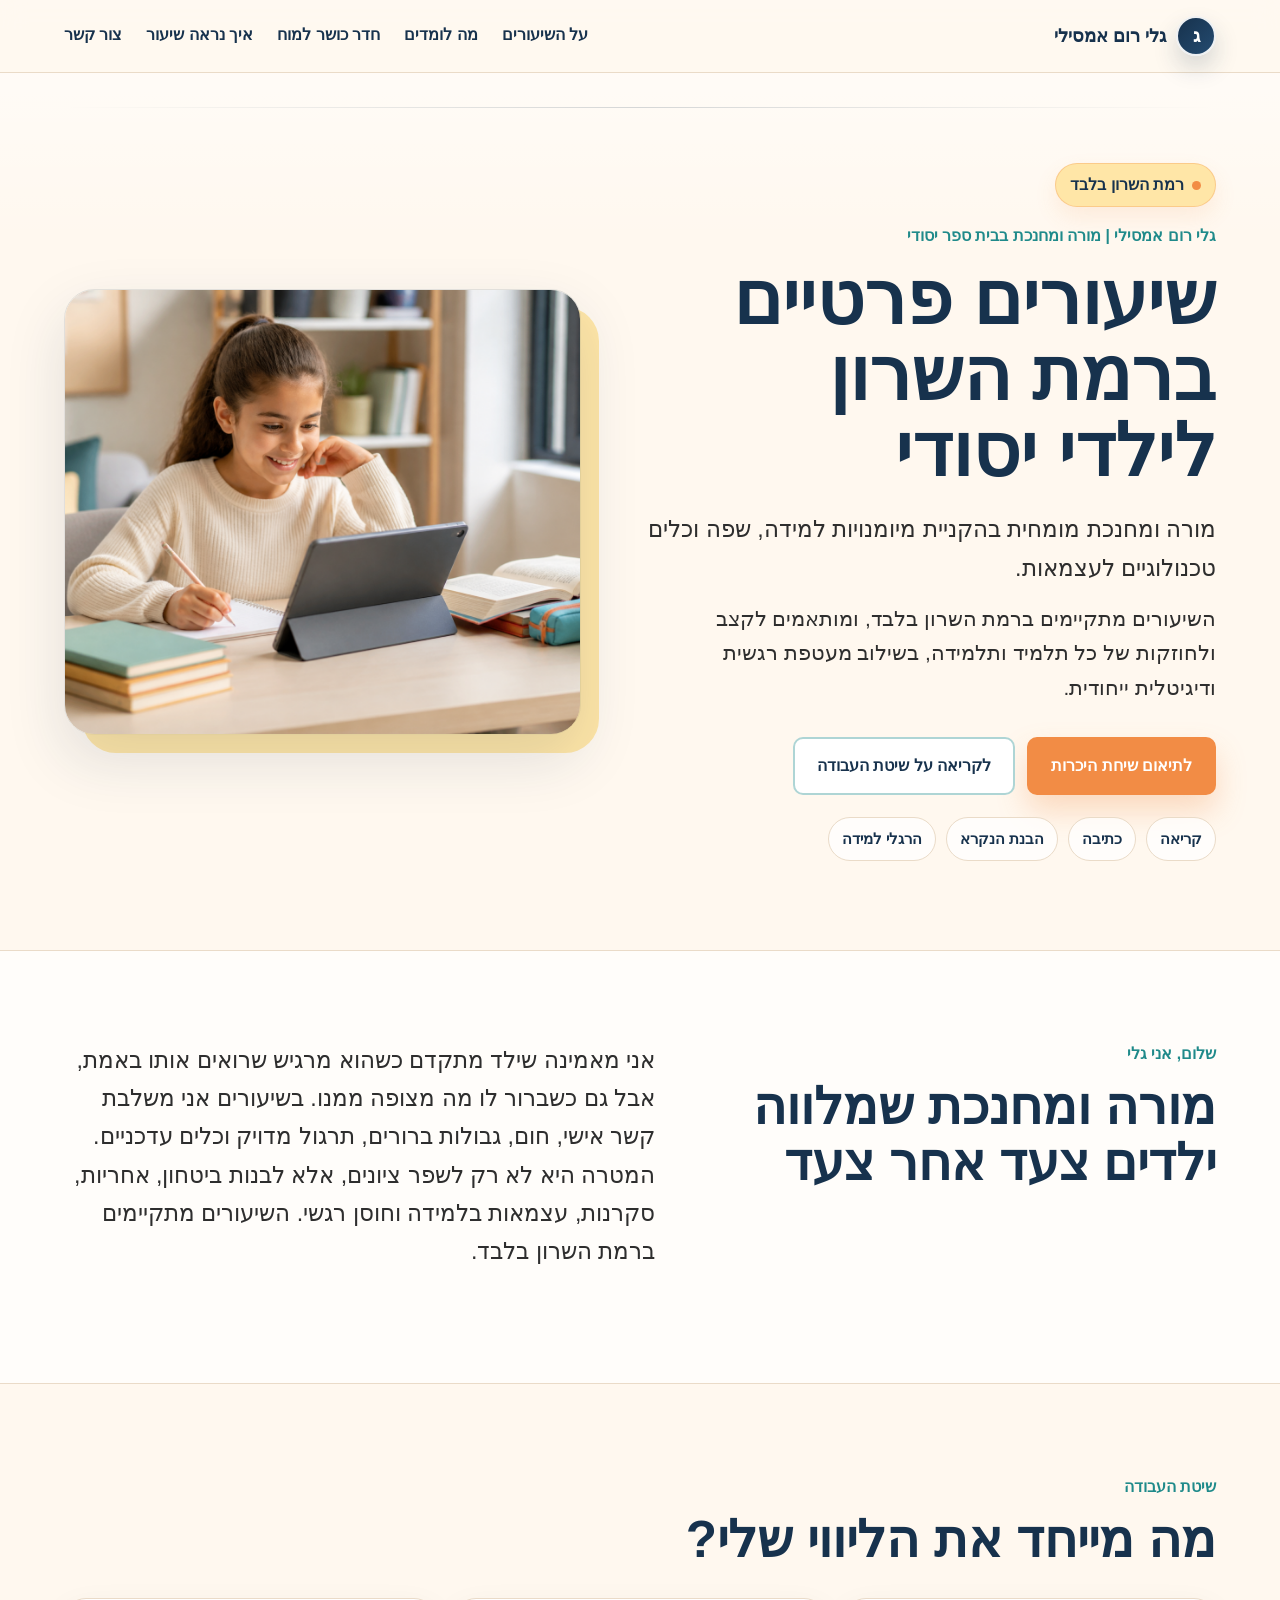
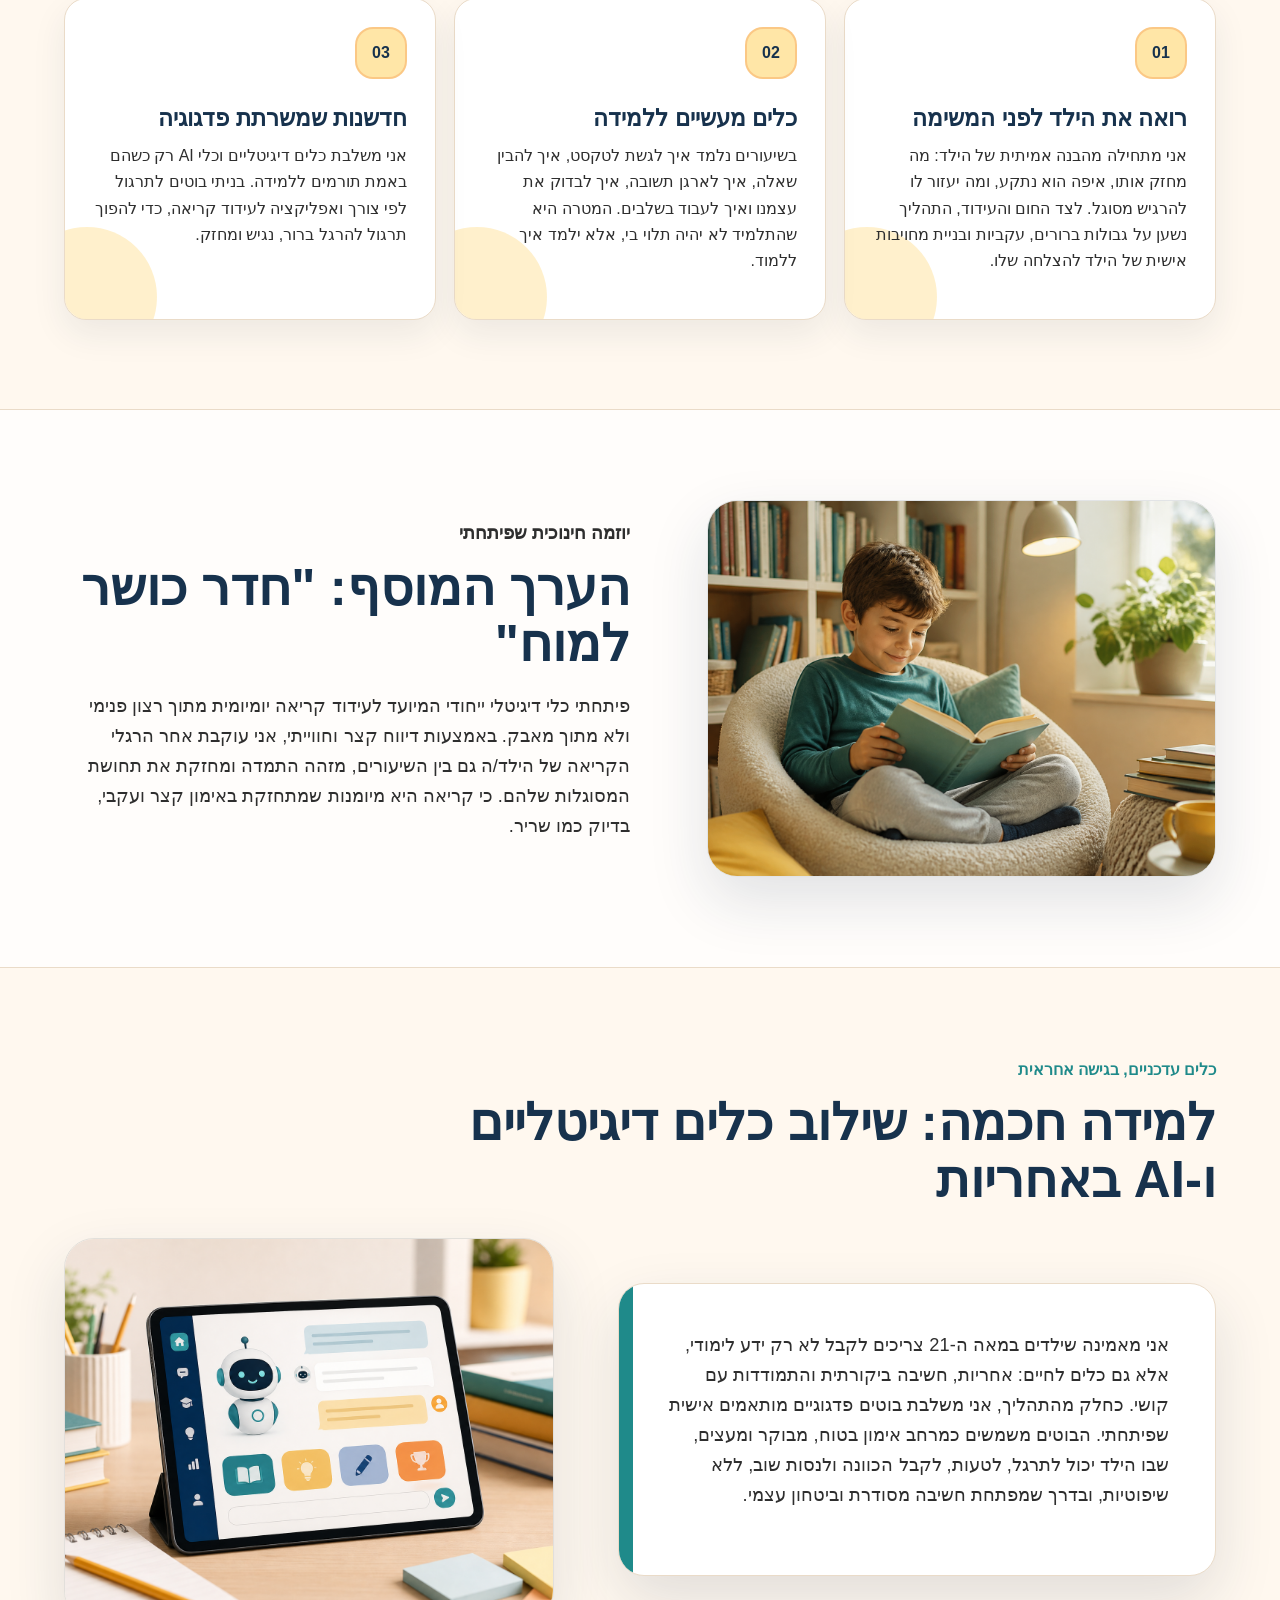
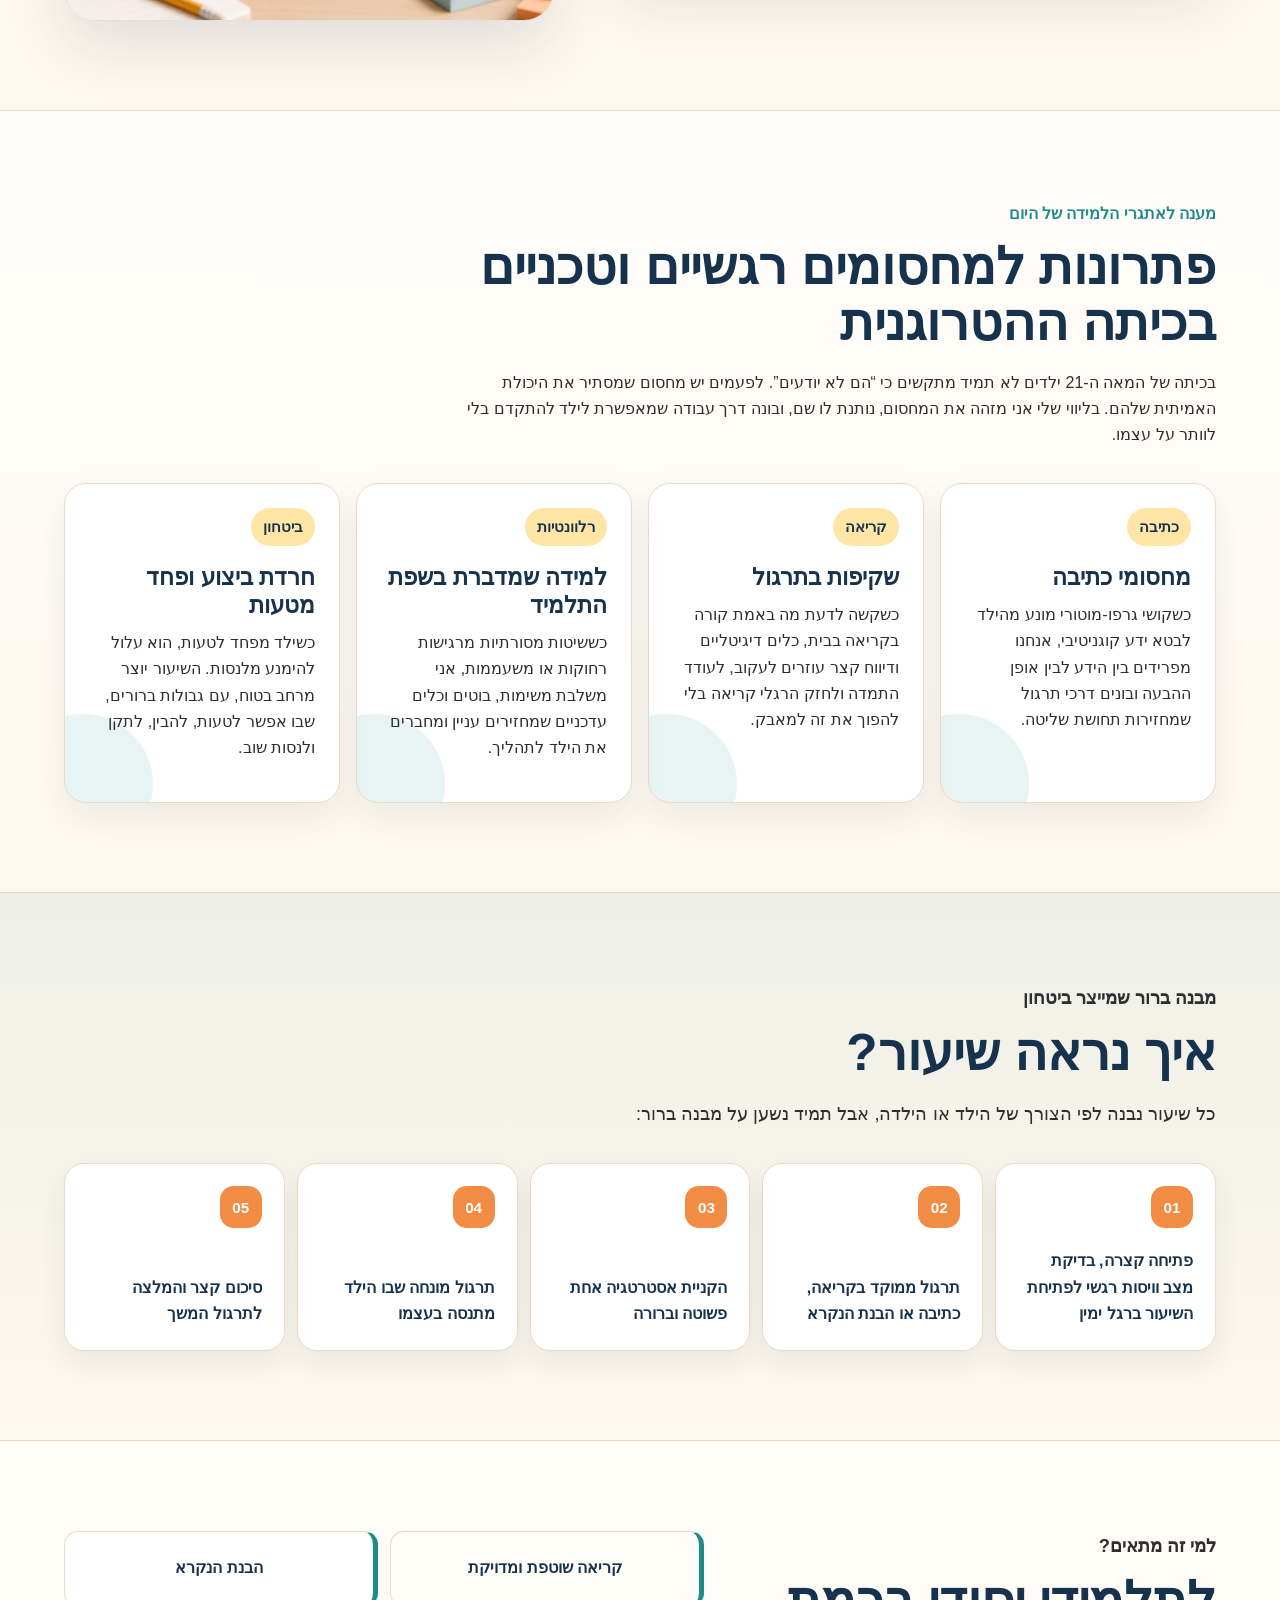
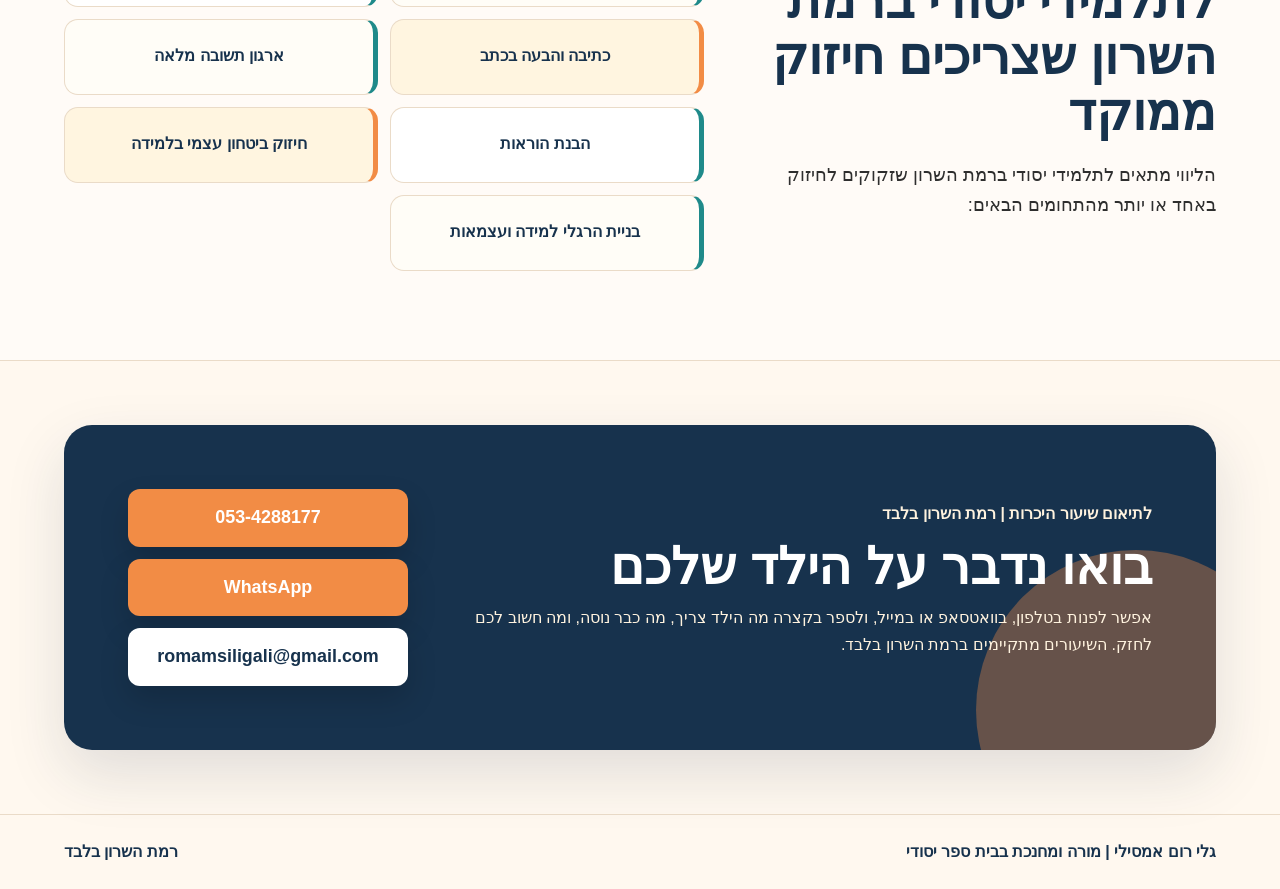
<file: index.html>
<!doctype html>
<html lang="he" dir="rtl">
  <head>
    <meta charset="utf-8" />
    <meta name="viewport" content="width=device-width, initial-scale=1" />
    <title>גלי רום אמסילי | שיעורים פרטיים והוראה מותאמת ברמת השרון</title>
    <meta
      name="description"
      content="מורה ומחנכת מומחית ברמת השרון. שיעורים פרטיים חווייתיים לילדי יסודי בשילוב מיומנויות למידה, מעטפת רגשית וכלים דיגיטליים מתקדמים."
    />
    <meta
      name="keywords"
      content="מורה פרטית ברמת השרון, שיעורים פרטיים יסודי, הוראה מותאמת רמת השרון, הבנת הנקרא, אסטרטגיות למידה"
    />
    <link rel="canonical" href="https://romamsiligali.github.io/gali-rom-amsili/" />
    <meta name="robots" content="index, follow" />
    <meta property="og:locale" content="he_IL" />
    <meta property="og:type" content="website" />
    <meta property="og:title" content="גלי רום אמסילי | שיעורים פרטיים והוראה מותאמת ברמת השרון" />
    <meta
      property="og:description"
      content="מורה ומחנכת מומחית ברמת השרון. שיעורים פרטיים חווייתיים לילדי יסודי בשילוב מיומנויות למידה, מעטפת רגשית וכלים דיגיטליים מתקדמים."
    />
    <meta property="og:url" content="https://romamsiligali.github.io/gali-rom-amsili/" />
    <meta
      property="og:image"
      content="https://romamsiligali.github.io/gali-rom-amsili/assets/hero-student-learning.png"
    />
    <meta name="twitter:card" content="summary_large_image" />
    <meta name="twitter:title" content="גלי רום אמסילי | שיעורים פרטיים והוראה מותאמת ברמת השרון" />
    <meta
      name="twitter:description"
      content="מורה ומחנכת מומחית ברמת השרון. שיעורים פרטיים חווייתיים לילדי יסודי בשילוב מיומנויות למידה, מעטפת רגשית וכלים דיגיטליים מתקדמים."
    />
    <meta
      name="twitter:image"
      content="https://romamsiligali.github.io/gali-rom-amsili/assets/hero-student-learning.png"
    />
    <link rel="stylesheet" href="styles.css" />
  </head>
  <body>
    <header class="site-header">
      <a class="brand" href="#home" aria-label="גלי, מעבר לראש העמוד">
        <span class="brand-mark">ג</span>
        <span>גלי רום אמסילי</span>
      </a>
      <button class="menu-button" type="button" aria-label="פתיחת תפריט" aria-expanded="false">
        <span></span>
        <span></span>
        <span></span>
      </button>
      <nav class="site-nav" aria-label="ניווט ראשי">
        <a href="#about">על השיעורים</a>
        <a href="#method">מה לומדים</a>
        <a href="#brain-gym">חדר כושר למוח</a>
        <a href="#lesson">איך נראה שיעור</a>
        <a href="#contact">צור קשר</a>
      </nav>
    </header>

    <main id="home">
      <section class="hero">
        <div class="hero-content">
          <p class="location-badge">רמת השרון בלבד</p>
          <p class="eyebrow">גלי רום אמסילי | מורה ומחנכת בבית ספר יסודי</p>
          <h1>שיעורים פרטיים ברמת השרון לילדי יסודי</h1>
          <p class="lead">
            מורה ומחנכת מומחית בהקניית מיומנויות למידה, שפה וכלים
            טכנולוגיים לעצמאות.
          </p>
          <p class="lead lead-secondary">
            השיעורים מתקיימים ברמת השרון בלבד, ומותאמים לקצב ולחוזקות של כל
            תלמיד ותלמידה, בשילוב מעטפת רגשית ודיגיטלית ייחודית.
          </p>
          <div class="hero-actions">
            <a class="button primary" href="#contact">לתיאום שיחת היכרות</a>
            <a class="button secondary" href="#method">לקריאה על שיטת העבודה</a>
          </div>
          <div class="hero-tags" aria-label="תחומי חיזוק">
            <span>קריאה</span>
            <span>כתיבה</span>
            <span>הבנת הנקרא</span>
            <span>הרגלי למידה</span>
          </div>
        </div>
        <figure class="hero-media">
          <img
            src="assets/hero-student-learning.png"
            alt="תלמידת יסודי לומדת עם טאבלט וספרים בסביבת למידה נעימה"
          />
        </figure>
      </section>

      <section id="about" class="section intro-section">
        <div class="section-heading">
          <p class="eyebrow">שלום, אני גלי</p>
          <h2>מורה ומחנכת שמלווה ילדים צעד אחר צעד</h2>
        </div>
        <p>
          אני מאמינה שילד מתקדם כשהוא מרגיש שרואים אותו באמת, אבל גם כשברור לו
          מה מצופה ממנו. בשיעורים אני משלבת קשר אישי, חום, גבולות ברורים, תרגול
          מדויק וכלים עדכניים. המטרה היא לא רק לשפר ציונים, אלא לבנות ביטחון,
          אחריות, סקרנות, עצמאות בלמידה וחוסן רגשי. השיעורים מתקיימים ברמת השרון בלבד.
        </p>
      </section>

      <section id="method" class="section">
        <div class="section-heading">
          <p class="eyebrow">שיטת העבודה</p>
          <h2>מה מייחד את הליווי שלי?</h2>
        </div>
        <div class="feature-grid">
          <article class="feature-card">
            <span class="feature-icon">01</span>
            <h3>רואה את הילד לפני המשימה</h3>
            <p>
              אני מתחילה מהבנה אמיתית של הילד: מה מחזק אותו, איפה הוא נתקע, ומה
              יעזור לו להרגיש מסוגל. לצד החום והעידוד, התהליך נשען על גבולות
              ברורים, עקביות ובניית מחויבות אישית של הילד להצלחה שלו.
            </p>
          </article>
          <article class="feature-card">
            <span class="feature-icon">02</span>
            <h3>כלים מעשיים ללמידה</h3>
            <p>
              בשיעורים נלמד איך לגשת לטקסט, איך להבין שאלה, איך לארגן תשובה, איך
              לבדוק את עצמנו ואיך לעבוד בשלבים. המטרה היא שהתלמיד לא יהיה תלוי בי,
              אלא ילמד איך ללמוד.
            </p>
          </article>
          <article class="feature-card">
            <span class="feature-icon">03</span>
            <h3>חדשנות שמשרתת פדגוגיה</h3>
            <p>
              אני משלבת כלים דיגיטליים וכלי AI רק כשהם באמת תורמים ללמידה. בניתי
              בוטים לתרגול לפי צורך ואפליקציה לעידוד קריאה, כדי להפוך תרגול להרגל
              ברור, נגיש ומחזק.
            </p>
          </article>
        </div>
      </section>

      <section id="brain-gym" class="section story-section">
        <figure class="story-media">
          <img
            src="assets/brain-gym-reading.png"
            alt="ילד קורא בנחת בפינת קריאה מוארת ונעימה"
          />
        </figure>
        <div class="story-copy">
          <p class="eyebrow">יוזמה חינוכית שפיתחתי</p>
          <h2>הערך המוסף: "חדר כושר למוח"</h2>
          <p>
            פיתחתי כלי דיגיטלי ייחודי המיועד לעידוד קריאה יומיומית מתוך רצון
            פנימי ולא מתוך מאבק. באמצעות דיווח קצר וחווייתי, אני עוקבת אחר הרגלי
            הקריאה של הילד/ה גם בין השיעורים, מזהה התמדה ומחזקת את תחושת המסוגלות
            שלהם. כי קריאה היא מיומנות שמתחזקת באימון קצר ועקבי, בדיוק כמו שריר.
          </p>
        </div>
      </section>

      <section class="section ai-section">
        <div class="section-heading">
          <p class="eyebrow">כלים עדכניים, בגישה אחראית</p>
          <h2>למידה חכמה: שילוב כלים דיגיטליים ו-AI באחריות</h2>
        </div>
        <div class="ai-layout">
          <div class="wide-card">
            <p>
              אני מאמינה שילדים במאה ה-21 צריכים לקבל לא רק ידע לימודי, אלא גם
              כלים לחיים: אחריות, חשיבה ביקורתית והתמודדות עם קושי. כחלק מהתהליך,
              אני משלבת בוטים פדגוגיים מותאמים אישית שפיתחתי. הבוטים משמשים כמרחב
              אימון בטוח, מבוקר ומעצים, שבו הילד יכול לתרגל, לטעות, לקבל הכוונה
              ולנסות שוב, ללא שיפוטיות, ובדרך שמפתחת חשיבה מסודרת וביטחון עצמי.
            </p>
          </div>
          <figure class="ai-media">
            <img
              src="assets/ai-bot-tablet.png"
              alt="ממשק בוט פדגוגי ידידותי על מסך טאבלט לצד מחברת וספרים"
            />
          </figure>
        </div>
      </section>

      <section class="section barriers-section">
        <div class="section-heading">
          <p class="eyebrow">מענה לאתגרי הלמידה של היום</p>
          <h2>פתרונות למחסומים רגשיים וטכניים בכיתה ההטרוגנית</h2>
          <p>
            בכיתה של המאה ה-21 ילדים לא תמיד מתקשים כי “הם לא יודעים”. לפעמים
            יש מחסום שמסתיר את היכולת האמיתית שלהם. בליווי שלי אני מזהה את
            המחסום, נותנת לו שם, ובונה דרך עבודה שמאפשרת לילד להתקדם בלי לוותר
            על עצמו.
          </p>
        </div>
        <div class="barriers-grid">
          <article class="barrier-card">
            <span>כתיבה</span>
            <h3>מחסומי כתיבה</h3>
            <p>
              כשקושי גרפו-מוטורי מונע מהילד לבטא ידע קוגניטיבי, אנחנו מפרידים
              בין הידע לבין אופן ההבעה ובונים דרכי תרגול שמחזירות תחושת שליטה.
            </p>
          </article>
          <article class="barrier-card">
            <span>קריאה</span>
            <h3>שקיפות בתרגול</h3>
            <p>
              כשקשה לדעת מה באמת קורה בקריאה בבית, כלים דיגיטליים ודיווח קצר
              עוזרים לעקוב, לעודד התמדה ולחזק הרגלי קריאה בלי להפוך את זה למאבק.
            </p>
          </article>
          <article class="barrier-card">
            <span>רלוונטיות</span>
            <h3>למידה שמדברת בשפת התלמיד</h3>
            <p>
              כששיטות מסורתיות מרגישות רחוקות או משעממות, אני משלבת משימות,
              בוטים וכלים עדכניים שמחזירים עניין ומחברים את הילד לתהליך.
            </p>
          </article>
          <article class="barrier-card">
            <span>ביטחון</span>
            <h3>חרדת ביצוע ופחד מטעות</h3>
            <p>
              כשילד מפחד לטעות, הוא עלול להימנע מלנסות. השיעור יוצר מרחב בטוח,
              עם גבולות ברורים, שבו אפשר לטעות, להבין, לתקן ולנסות שוב.
            </p>
          </article>
        </div>
      </section>

      <section id="lesson" class="section lesson-section">
        <div class="section-heading">
          <p class="eyebrow">מבנה ברור שמייצר ביטחון</p>
          <h2>איך נראה שיעור?</h2>
          <p>
            כל שיעור נבנה לפי הצורך של הילד או הילדה, אבל תמיד נשען על מבנה ברור:
          </p>
        </div>
        <ol class="lesson-steps">
          <li><span>01</span>פתיחה קצרה, בדיקת מצב וויסות רגשי לפתיחת השיעור ברגל ימין</li>
          <li><span>02</span>תרגול ממוקד בקריאה, כתיבה או הבנת הנקרא</li>
          <li><span>03</span>הקניית אסטרטגיה אחת פשוטה וברורה</li>
          <li><span>04</span>תרגול מונחה שבו הילד מתנסה בעצמו</li>
          <li><span>05</span>סיכום קצר והמלצה לתרגול המשך</li>
        </ol>
      </section>

      <section class="section fit-section">
        <div class="section-heading">
          <p class="eyebrow">למי זה מתאים?</p>
          <h2>לתלמידי יסודי ברמת השרון שצריכים חיזוק ממוקד</h2>
          <p>
            הליווי מתאים לתלמידי יסודי ברמת השרון שזקוקים לחיזוק באחד או יותר
            מהתחומים הבאים:
          </p>
        </div>
        <ul class="fit-list">
          <li>קריאה שוטפת ומדויקת</li>
          <li>הבנת הנקרא</li>
          <li>כתיבה והבעה בכתב</li>
          <li>ארגון תשובה מלאה</li>
          <li>הבנת הוראות</li>
          <li>חיזוק ביטחון עצמי בלמידה</li>
          <li>בניית הרגלי למידה ועצמאות</li>
        </ul>
      </section>

      <section id="contact" class="contact-section">
        <div>
          <p class="eyebrow">לתיאום שיעור היכרות | רמת השרון בלבד</p>
          <h2>בואו נדבר על הילד שלכם</h2>
          <p>
            אפשר לפנות בטלפון, בוואטסאפ או במייל, ולספר בקצרה מה הילד צריך, מה
            כבר נוסה, ומה חשוב לכם לחזק. השיעורים מתקיימים ברמת השרון בלבד.
          </p>
        </div>
        <div class="contact-actions">
          <a class="contact-link" href="tel:0534288177">053-4288177</a>
          <a class="contact-link" href="https://wa.me/972534288177" target="_blank" rel="noreferrer">WhatsApp</a>
          <a class="contact-link" href="mailto:romamsiligali@gmail.com">romamsiligali@gmail.com</a>
        </div>
      </section>
    </main>

    <footer class="site-footer">
      <span>גלי רום אמסילי | מורה ומחנכת בבית ספר יסודי</span>
      <span>רמת השרון בלבד</span>
    </footer>

    <a
      class="whatsapp-sticky"
      href="https://wa.me/972534288177"
      target="_blank"
      rel="noreferrer"
      aria-label="שליחת הודעת WhatsApp לגלי"
    >
      WhatsApp
    </a>

    <script src="script.js"></script>
  </body>
</html>
</file>
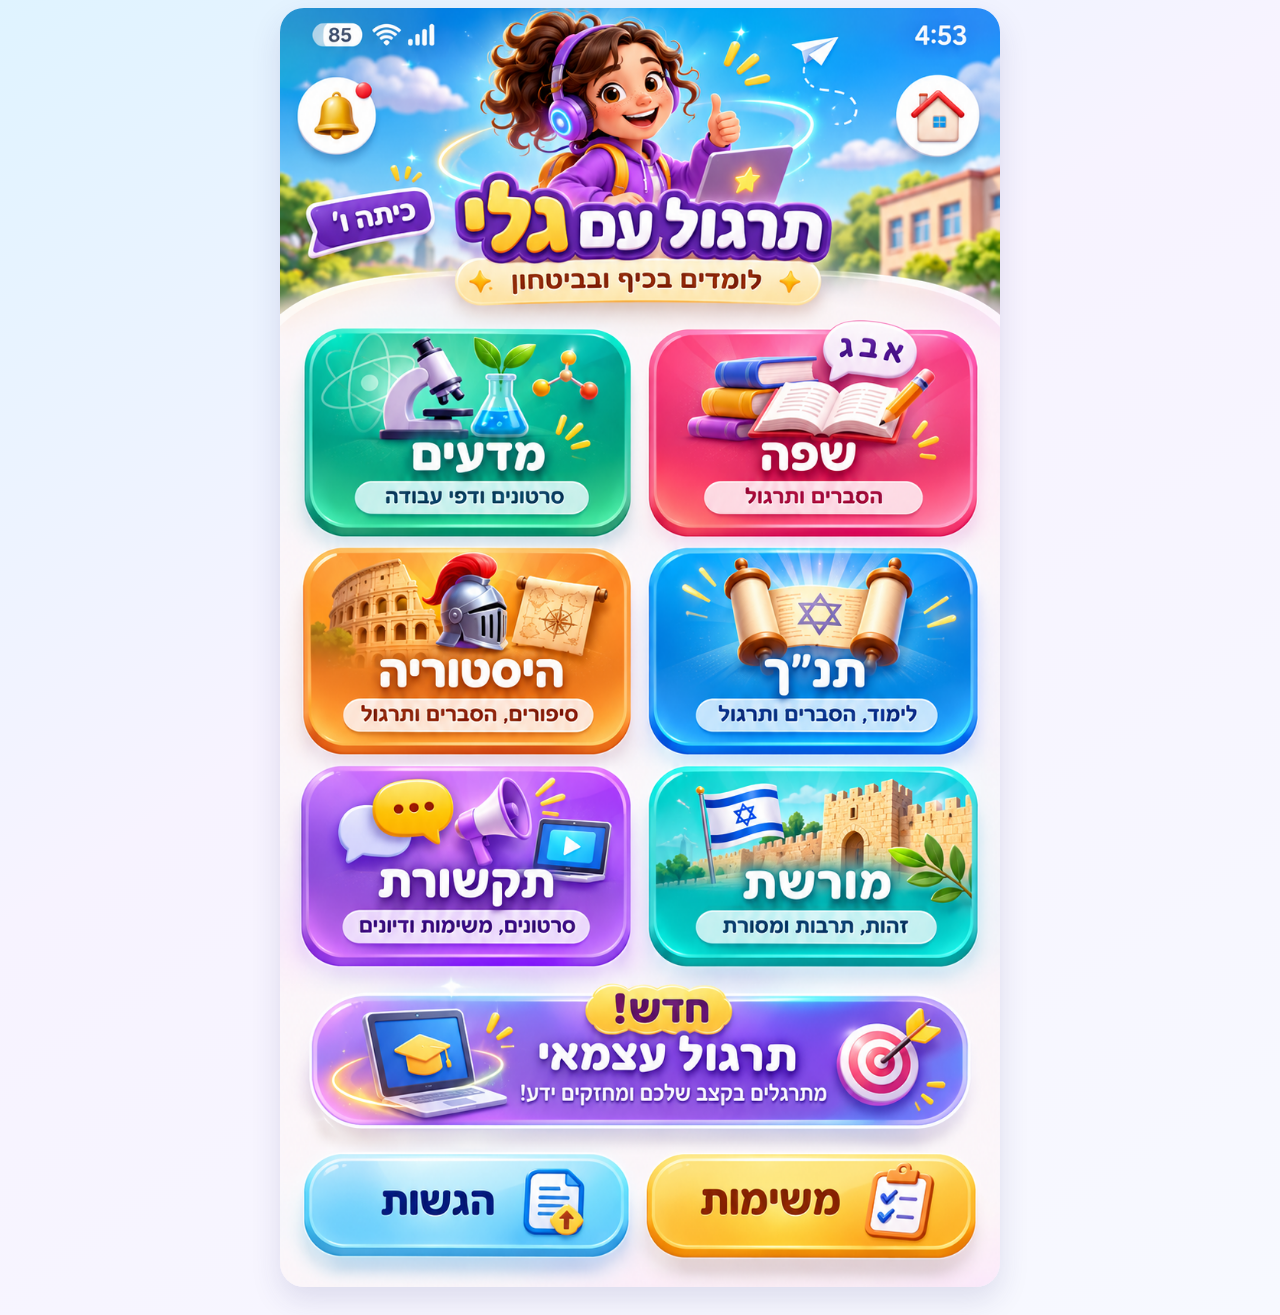
<file: practice-with-gali/index.html>
<!DOCTYPE html>
<html lang="he" dir="rtl">
<head>
<meta charset="utf-8">
<meta name="viewport" content="width=device-width, initial-scale=1, viewport-fit=cover">
<title>תרגול עם גלי</title>
<meta name="description" content="לומדים ומתרגלים עם גלי: שפה, מדעים, תנ״ך, היסטוריה, מורשת ותקשורת לכיתה ו׳">
<meta name="theme-color" content="#ffd269">
<link rel="manifest" href="./manifest.webmanifest?v=20261122l">
<link rel="icon" type="image/png" sizes="192x192" href="./icon-192.png">
<link rel="apple-touch-icon" href="./icon-192.png">
<meta name="mobile-web-app-capable" content="yes">
<meta name="apple-mobile-web-app-capable" content="yes">
<meta name="apple-mobile-web-app-title" content="תרגול עם גלי">
<link rel="stylesheet" href="styles.css?v=20261127a">
</head>
<body>
<header><button class="round noprint" id="back" aria-label="חזרה">חזרה</button><h1 id="ttl">תרגול עם גלי</h1><button class="round" id="home" aria-label="דף הבית">בית</button></header>
<main id="app"></main>

<script src="data-core.js?v=20261127a"></script>
<script src="data-hebrew.js"></script>
<script src="data-science.js"></script>
<script src="app-core.js?v=20261122g"></script>
<script src="bible.js"></script>
<script src="history.js?v=20261122l"></script>
<script src="new-subjects.js?v=20261122m"></script>
<script src="feedback-and-ui.js?v=20261127a"></script>
<script src="learning-plus.js?v=20261122f"></script>
<script src="homework-hebrew.js?v=20261122c"></script>
<script src="homework-science.js?v=20261122c"></script>
<script src="homework-humanities.js?v=20261122l"></script>
<script src="bible-deepening.js?v=20261122d"></script>
<script src="homework-progression.js?v=20261122l"></script>
<script src="new-subjects-homework.js?v=20261122m"></script>
<script src="homework-ui.js?v=20261122i"></script>
<script src="tv-fact-opinion.js?v=20261123a"></script>
<script>
if ('serviceWorker' in navigator) {
  window.addEventListener('load', function () {
    navigator.serviceWorker.register('./sw.js', {scope: './'}).catch(function (err) {
      console.warn('App service worker not available:', err);
    });
  });
}
</script>
</body>
</html>
</file>
<file: styles.css>
:root {
  --bg: #fff8ef;
  --heading: #17324d;
  --accent: #1f8a8a;
  --cta: #f28c45;
  --highlight: #ffe6a7;
  --text: #2e2e2e;
  --surface: #ffffff;
  --line: #eadbc8;
  --muted: #68717a;
  --shadow: 0 24px 60px rgba(23, 50, 77, 0.13);
}

* {
  box-sizing: border-box;
}

html {
  scroll-behavior: smooth;
}

body {
  margin: 0;
  color: var(--text);
  background:
    linear-gradient(180deg, rgba(255, 255, 255, 0.7), transparent 240px),
    var(--bg);
  font-family: "Assistant", "Heebo", "Noto Sans Hebrew", "Arial", sans-serif;
  line-height: 1.65;
  text-align: right;
}

a {
  color: inherit;
  text-decoration: none;
}

a:focus-visible,
button:focus-visible {
  outline: 3px solid var(--accent);
  outline-offset: 3px;
}

.site-header {
  position: sticky;
  top: 0;
  z-index: 10;
  display: flex;
  align-items: center;
  justify-content: space-between;
  gap: 24px;
  padding: 16px clamp(20px, 5vw, 72px);
  background: rgba(255, 248, 239, 0.86);
  border-bottom: 1px solid var(--line);
  backdrop-filter: blur(12px);
}

.brand,
.site-nav,
.hero-actions,
.contact-actions {
  display: flex;
  align-items: center;
}

.brand {
  gap: 10px;
  color: var(--heading);
  font-weight: 900;
  font-size: 1.15rem;
}

.brand-mark {
  display: inline-grid;
  width: 40px;
  height: 40px;
  place-items: center;
  color: #fff;
  background: linear-gradient(135deg, var(--heading), #244b70);
  border: 2px solid rgba(255, 255, 255, 0.92);
  border-radius: 50%;
  box-shadow: 0 12px 24px rgba(23, 50, 77, 0.18);
}

.site-nav {
  gap: 24px;
  color: var(--heading);
  font-weight: 800;
}

.site-nav a {
  padding: 6px 0;
  border-bottom: 2px solid transparent;
}

.site-nav a:hover {
  color: var(--accent);
  border-bottom-color: var(--highlight);
}

.menu-button {
  display: none;
  width: 44px;
  height: 44px;
  padding: 9px;
  background: var(--surface);
  border: 1px solid var(--line);
  border-radius: 10px;
}

.menu-button span {
  display: block;
  height: 2px;
  margin: 5px 0;
  background: var(--heading);
}

.hero {
  position: relative;
  display: grid;
  grid-template-columns: minmax(0, 1.05fr) minmax(340px, 0.95fr);
  gap: clamp(30px, 5vw, 82px);
  align-items: center;
  min-height: calc(100vh - 74px);
  padding: clamp(46px, 7vw, 96px) clamp(20px, 5vw, 72px);
  overflow: hidden;
}

.hero::before {
  content: "";
  position: absolute;
  inset: 34px clamp(20px, 5vw, 72px) auto clamp(20px, 5vw, 72px);
  height: 1px;
  background: linear-gradient(90deg, transparent, rgba(23, 50, 77, 0.18), transparent);
  z-index: -1;
}

.hero::after {
  display: none;
}

.hero-content {
  max-width: 860px;
}

.eyebrow,
.location-badge {
  font-weight: 900;
  letter-spacing: 0;
}

.eyebrow {
  margin: 0 0 12px;
  color: var(--accent);
  font-size: 0.98rem;
}

.location-badge {
  display: inline-flex;
  align-items: center;
  gap: 8px;
  margin: 0 0 16px;
  padding: 8px 14px;
  color: var(--heading);
  background: var(--highlight);
  border: 1px solid rgba(242, 140, 69, 0.3);
  border-radius: 999px;
  box-shadow: 0 10px 22px rgba(242, 140, 69, 0.12);
}

.location-badge::before {
  content: "";
  width: 9px;
  height: 9px;
  background: var(--cta);
  border-radius: 50%;
}

h1,
h2,
h3,
p {
  margin-top: 0;
}

h1,
h2,
h3 {
  color: var(--heading);
  letter-spacing: 0;
}

h1 {
  max-width: 980px;
  margin-bottom: 22px;
  font-size: clamp(2.65rem, 5.8vw, 6.05rem);
  line-height: 1.02;
  text-wrap: balance;
}

h2 {
  margin-bottom: 18px;
  font-size: clamp(2rem, 4vw, 3.7rem);
  line-height: 1.1;
}

h3 {
  margin-bottom: 10px;
  font-size: 1.45rem;
  line-height: 1.2;
}

.lead {
  max-width: 780px;
  color: var(--text);
  font-size: clamp(1.16rem, 2vw, 1.45rem);
}

.lead-secondary {
  margin-top: -8px;
  font-size: clamp(1.08rem, 1.8vw, 1.3rem);
}

.hero-actions {
  flex-wrap: wrap;
  gap: 12px;
  margin-top: 32px;
}

.button {
  display: inline-flex;
  justify-content: center;
  min-width: 178px;
  padding: 14px 22px;
  border: 2px solid transparent;
  border-radius: 10px;
  font-weight: 900;
  transition: transform 160ms ease, box-shadow 160ms ease, background 160ms ease;
}

.button:hover {
  transform: translateY(-2px);
}

.button.primary {
  color: #fff;
  background: var(--cta);
  box-shadow: 0 16px 30px rgba(242, 140, 69, 0.28);
}

.button.secondary {
  color: var(--heading);
  background: var(--surface);
  border-color: rgba(31, 138, 138, 0.36);
}

.hero-tags {
  display: flex;
  flex-wrap: wrap;
  gap: 10px;
  margin-top: 22px;
}

.hero-tags span {
  padding: 8px 13px;
  color: var(--heading);
  background: rgba(255, 255, 255, 0.75);
  border: 1px solid var(--line);
  border-radius: 999px;
  font-weight: 900;
  font-size: 0.95rem;
}

.hero-media,
.story-media,
.ai-media {
  margin: 0;
}

.hero-media {
  position: relative;
}

.hero-media::before {
  content: "";
  position: absolute;
  inset: 18px -18px -18px 18px;
  background: var(--highlight);
  border-radius: 34px;
  z-index: -1;
}

.hero-media img,
.story-media img,
.ai-media img {
  display: block;
  width: 100%;
  object-fit: cover;
  border: 1px solid rgba(23, 50, 77, 0.12);
  border-radius: 30px;
  box-shadow: var(--shadow);
}

.hero-media img {
  aspect-ratio: 1.16 / 1;
}

.section {
  padding: clamp(56px, 7vw, 104px) clamp(20px, 5vw, 72px);
}

.intro-section {
  display: grid;
  grid-template-columns: 0.9fr 1.1fr;
  gap: clamp(28px, 6vw, 90px);
  align-items: start;
  background: rgba(255, 255, 255, 0.7);
  border-block: 1px solid var(--line);
}

.intro-section p:not(.eyebrow) {
  color: var(--text);
  font-size: clamp(1.18rem, 2vw, 1.45rem);
}

.section-heading {
  max-width: 780px;
}

.feature-grid {
  display: grid;
  grid-template-columns: repeat(3, minmax(0, 1fr));
  gap: 18px;
  margin-top: 30px;
}

.feature-card {
  position: relative;
  min-height: 230px;
  padding: 28px;
  overflow: hidden;
  background: var(--surface);
  border: 1px solid var(--line);
  border-radius: 22px;
  box-shadow: 0 14px 34px rgba(23, 50, 77, 0.08);
}

.feature-card::after {
  content: "";
  position: absolute;
  inset: auto auto -48px -48px;
  width: 140px;
  height: 140px;
  background: var(--highlight);
  border-radius: 50%;
  opacity: 0.58;
}

.feature-card p {
  position: relative;
  z-index: 1;
  color: var(--text);
}

.feature-icon {
  position: relative;
  z-index: 1;
  display: inline-grid;
  width: 52px;
  height: 52px;
  margin-bottom: 26px;
  place-items: center;
  color: var(--heading);
  background: var(--highlight);
  border: 2px solid rgba(242, 140, 69, 0.34);
  border-radius: 18px;
  font-weight: 900;
}

.story-section {
  position: relative;
  display: grid;
  grid-template-columns: minmax(320px, 0.9fr) minmax(0, 1fr);
  gap: clamp(28px, 6vw, 90px);
  align-items: center;
  overflow: hidden;
  background: rgba(255, 255, 255, 0.74);
  border-block: 1px solid var(--line);
}

.story-media img {
  aspect-ratio: 1.35 / 1;
}

.story-copy p,
.wide-card p,
.lesson-section .section-heading p,
.fit-section .section-heading p {
  color: var(--text);
  font-size: 1.14rem;
}

.ai-section {
  background: var(--bg);
}

.ai-layout {
  display: grid;
  grid-template-columns: minmax(0, 1fr) minmax(320px, 0.82fr);
  gap: clamp(24px, 5vw, 64px);
  align-items: center;
  margin-top: 30px;
}

.wide-card {
  position: relative;
  max-width: 980px;
  padding: clamp(26px, 4vw, 46px);
  overflow: hidden;
  background: var(--surface);
  border: 1px solid var(--line);
  border-radius: 26px;
  box-shadow: var(--shadow);
}

.wide-card::before {
  content: "";
  position: absolute;
  inset: 0 auto 0 0;
  width: 14px;
  background: var(--accent);
}

.ai-media img {
  aspect-ratio: 1.28 / 1;
}

.barriers-section {
  background:
    linear-gradient(180deg, rgba(255, 255, 255, 0.76), rgba(255, 248, 239, 0.9)),
    var(--bg);
  border-block: 1px solid var(--line);
}

.barriers-grid {
  display: grid;
  grid-template-columns: repeat(4, minmax(0, 1fr));
  gap: 16px;
  margin-top: 34px;
}

.barrier-card {
  position: relative;
  min-height: 260px;
  padding: 24px;
  overflow: hidden;
  background: var(--surface);
  border: 1px solid var(--line);
  border-radius: 22px;
  box-shadow: 0 14px 34px rgba(23, 50, 77, 0.08);
}

.barrier-card::after {
  content: "";
  position: absolute;
  inset: auto auto -52px -52px;
  width: 140px;
  height: 140px;
  background: rgba(31, 138, 138, 0.1);
  border-radius: 50%;
}

.barrier-card span {
  display: inline-flex;
  margin-bottom: 18px;
  padding: 7px 12px;
  color: var(--heading);
  background: var(--highlight);
  border-radius: 999px;
  font-weight: 900;
  font-size: 0.92rem;
}

.barrier-card h3,
.barrier-card p,
.barrier-card span {
  position: relative;
  z-index: 1;
}

.barrier-card p {
  color: var(--text);
}

.lesson-section {
  background:
    linear-gradient(180deg, rgba(31, 138, 138, 0.08), transparent),
    var(--bg);
}

.lesson-steps {
  display: grid;
  grid-template-columns: repeat(5, minmax(0, 1fr));
  gap: 12px;
  margin: 34px 0 0;
  padding: 0;
  list-style: none;
}

.lesson-steps li {
  display: flex;
  min-height: 170px;
  flex-direction: column;
  gap: 20px;
  justify-content: space-between;
  padding: 22px;
  color: var(--heading);
  background: var(--surface);
  border: 1px solid var(--line);
  border-radius: 20px;
  font-weight: 900;
  box-shadow: 0 12px 28px rgba(23, 50, 77, 0.08);
}

.lesson-steps span {
  display: inline-grid;
  width: 42px;
  height: 42px;
  place-items: center;
  color: #fff;
  background: var(--cta);
  border-radius: 14px;
  font-size: 0.95rem;
}

.fit-section {
  display: grid;
  grid-template-columns: minmax(0, 0.7fr) minmax(0, 1fr);
  gap: clamp(26px, 5vw, 70px);
  background: rgba(255, 255, 255, 0.5);
  border-block: 1px solid var(--line);
}

.fit-list {
  display: grid;
  grid-template-columns: repeat(2, minmax(0, 1fr));
  gap: 12px;
  align-self: start;
  margin: 0;
  padding: 0;
  list-style: none;
}

.fit-list li {
  display: grid;
  min-height: 76px;
  place-items: center;
  padding: 14px 16px;
  color: var(--heading);
  background: var(--surface);
  border: 1px solid var(--line);
  border-right: 5px solid var(--accent);
  border-radius: 14px;
  font-weight: 900;
  text-align: center;
}

.fit-list li:nth-child(3n) {
  border-right-color: var(--cta);
  background: #fff5e0;
}

.fit-list li:nth-child(3n + 1) {
  background: #fffdf7;
}

.split-section {
  display: grid;
  grid-template-columns: minmax(0, 1fr);
  gap: clamp(28px, 6vw, 88px);
  background: rgba(31, 138, 138, 0.07);
  border-block: 1px solid rgba(31, 138, 138, 0.16);
}

.clean-list {
  display: grid;
  gap: 12px;
  margin: 28px 0 0;
  padding: 0;
  color: var(--text);
  font-size: 1.13rem;
  list-style: none;
}

.clean-list li {
  padding: 14px 18px;
  background: rgba(255, 255, 255, 0.74);
  border: 1px solid var(--line);
  border-right: 5px solid var(--accent);
  border-radius: 12px;
}

.contact-section {
  position: relative;
  display: grid;
  grid-template-columns: minmax(0, 1fr) auto;
  gap: 28px;
  align-items: center;
  margin: clamp(20px, 5vw, 72px);
  padding: clamp(34px, 5vw, 66px);
  overflow: hidden;
  color: #fff;
  background: var(--heading);
  border-radius: 28px;
  box-shadow: var(--shadow);
}

.contact-section::after {
  content: "";
  position: absolute;
  inset: auto -80px -120px auto;
  width: 320px;
  height: 320px;
  background: rgba(242, 140, 69, 0.36);
  border-radius: 50%;
}

.contact-section .eyebrow,
.contact-section p {
  position: relative;
  z-index: 1;
  color: #fff3df;
}

.contact-section h2,
.contact-actions {
  position: relative;
  z-index: 1;
}

.contact-section h2 {
  margin-bottom: 10px;
  color: #fff;
}

.contact-actions {
  flex-direction: column;
  align-items: stretch;
  gap: 12px;
}

.contact-link {
  min-width: 280px;
  padding: 14px 18px;
  color: var(--heading);
  background: var(--surface);
  border-radius: 12px;
  font-size: 1.12rem;
  font-weight: 900;
  text-align: center;
  box-shadow: 0 14px 30px rgba(0, 0, 0, 0.16);
}

.contact-link:first-child,
.contact-link:nth-child(2) {
  color: #fff;
  background: var(--cta);
}

.site-footer {
  display: flex;
  justify-content: space-between;
  gap: 18px;
  padding: 24px clamp(20px, 5vw, 72px);
  color: var(--heading);
  font-weight: 800;
  border-top: 1px solid var(--line);
}

.whatsapp-sticky {
  position: fixed;
  right: 16px;
  bottom: 16px;
  z-index: 20;
  display: none;
  padding: 13px 18px;
  color: #fff;
  background: var(--accent);
  border-radius: 999px;
  font-weight: 900;
  box-shadow: 0 16px 30px rgba(31, 138, 138, 0.28);
}

@media (max-width: 860px) {
  .menu-button {
    display: block;
  }

  .site-nav {
    position: absolute;
    top: 100%;
    right: 20px;
    left: 20px;
    display: none;
    flex-direction: column;
    align-items: stretch;
    gap: 0;
    padding: 10px;
    background: var(--surface);
    border: 1px solid var(--line);
    border-radius: 14px;
    box-shadow: var(--shadow);
  }

  .site-nav.is-open {
    display: flex;
  }

  .site-nav a {
    padding: 12px;
  }

  .hero,
  .intro-section,
  .story-section,
  .ai-layout,
  .fit-section,
  .split-section,
  .contact-section {
    grid-template-columns: 1fr;
  }

  .hero {
    min-height: auto;
  }

  .feature-grid,
  .lesson-steps,
  .fit-list,
  .barriers-grid {
    grid-template-columns: 1fr;
  }

  .hero-media {
    order: -1;
  }

  .hero-media img,
  .story-media img,
  .ai-media img {
    border-radius: 22px;
  }

  .contact-actions {
    align-items: stretch;
  }

  .contact-link {
    min-width: 0;
  }
}

@media (max-width: 560px) {
  .site-header {
    padding: 14px 16px;
  }

  .section,
  .hero {
    padding-right: 16px;
    padding-left: 16px;
  }

  h1 {
    font-size: 2.55rem;
  }

  .button {
    width: 100%;
  }

  .contact-section {
    border-radius: 20px;
  }

  .hero-media::before {
    inset: 12px -10px -12px 10px;
    border-radius: 24px;
  }

  .lesson-steps li {
    min-height: auto;
  }

  .site-footer {
    flex-direction: column;
    padding-bottom: 78px;
  }

  .whatsapp-sticky {
    display: inline-flex;
  }
}
</file>
<file: practice-with-gali/styles.css>
:root{--bg:#fffaf0;--ink:#2d2438;--card:#fff;--hdr:#ffb938;--hdr-ink:#fff;--shadow:rgba(0,0,0,.18);color-scheme:light;box-sizing:border-box;padding-top:env(safe-area-inset-top,0px);padding-bottom:env(safe-area-inset-bottom,0px)}
*{box-sizing:border-box}
html{scroll-padding-top:env(safe-area-inset-top,0px)}
body{margin:0;background:var(--bg);color:var(--ink);font-family:"Rubik","Heebo",Arial,sans-serif;font-size:18px;line-height:1.5}
body::before{content:"";position:fixed;inset:0 0 auto;height:env(safe-area-inset-top,0px);background:var(--hdr);z-index:10}
header{position:sticky;top:env(safe-area-inset-top,0px);z-index:9;background:var(--hdr);color:var(--hdr-ink);display:flex;align-items:center;gap:12px;padding:10px 14px;border-bottom:5px solid rgba(0,0,0,.15)}
header h1{flex:1;margin:0;text-align:center;font-size:1.35rem;font-weight:800;text-shadow:0 2px 0 rgba(0,0,0,.2)}
.round{width:52px;height:52px;border-radius:50%;border:0;background:#fff;color:#c2410c;font:800 1rem inherit;font-family:inherit;box-shadow:0 4px 0 var(--shadow);cursor:pointer}
.round:focus-visible,.card:focus-visible,.big:focus-visible,.opt:focus-visible{outline:4px solid #2563eb;outline-offset:3px}
main{max-width:720px;margin:0 auto;padding:16px 14px 40px}
h2{font-size:1.6rem;text-align:center;margin:6px 0 16px}
.grid{display:grid;grid-template-columns:1fr 1fr;gap:14px}
.card{border:0;border-radius:26px;color:#fff;font-family:inherit;font-weight:800;font-size:1.25rem;padding:22px 10px;min-height:130px;box-shadow:0 6px 0 var(--shadow);cursor:pointer;display:flex;flex-direction:column;align-items:center;justify-content:center;gap:6px;text-shadow:0 2px 0 rgba(0,0,0,.2)}
.card small{font-weight:500;font-size:.9rem;opacity:.95}
.card.soon{opacity:.6}
.big{display:block;width:100%;border:0;border-radius:28px;color:#fff;font-family:inherit;font-weight:800;font-size:1.6rem;padding:26px 10px;margin:0 0 16px;box-shadow:0 7px 0 var(--shadow);cursor:pointer;text-shadow:0 2px 0 rgba(0,0,0,.2)}
.c0{background:#f97316}.c1{background:#8b5cf6}.c2{background:#2f80d6}.c3{background:#d946a8}.c4{background:#16a085}
.red{background:#e5484d}.green{background:#2f9e5a}.blue{background:#2f80d6}.purple{background:#8b5cf6}
.panel{background:var(--card);border-radius:24px;padding:18px;box-shadow:0 5px 0 var(--shadow);margin-bottom:16px}
.video{aspect-ratio:16/9;width:100%;border:0;border-radius:18px;background:#000}
.note{text-align:center;opacity:.8;font-size:.95rem}
.q{font-size:1.3rem;font-weight:700;margin:0 0 14px}
.opt{display:block;width:100%;text-align:right;border:3px solid #c9bde6;background:var(--card);color:var(--ink);border-radius:18px;padding:14px;margin:0 0 10px;font:600 1.1rem inherit;font-family:inherit;cursor:pointer}
.opt.ok{background:#2f9e5a;border-color:#2f9e5a;color:#fff}
.opt.no{background:#e5484d;border-color:#e5484d;color:#fff}
.flip{perspective:900px;height:210px;margin-bottom:14px;cursor:pointer}
.flipin{position:relative;width:100%;height:100%;transition:transform .5s;transform-style:preserve-3d}
.flip.on .flipin{transform:rotateY(180deg)}
.face{position:absolute;inset:0;border-radius:24px;display:flex;align-items:center;justify-content:center;text-align:center;padding:18px;font-weight:800;font-size:1.5rem;color:#fff;backface-visibility:hidden;box-shadow:0 6px 0 var(--shadow)}
.back{transform:rotateY(180deg);font-size:1.2rem;font-weight:600}
.row{display:flex;gap:10px}
.row button{flex:1;border:0;border-radius:18px;padding:14px;color:#fff;font:700 1.1rem inherit;font-family:inherit;background:#6b5b95;box-shadow:0 4px 0 var(--shadow);cursor:pointer}
.stars{text-align:center;font-size:1.1rem;font-weight:700;color:#c2410c}
.ws li{margin:0 0 14px}
.line{display:inline-block;min-width:60%;border-bottom:2px solid currentColor}
.video-preview{border:2px solid #edb14d;margin:14px 0 20px}
.watch-link{display:block;text-align:center;background:#e5484d;color:white;text-decoration:none;font-weight:800;font-size:1.13rem;border-radius:18px;padding:14px 12px;margin-top:12px;box-shadow:0 4px 0 rgba(0,0,0,.14)}
.watch-link:focus-visible{outline:4px solid #2563eb;outline-offset:3px}
.movie-mark{font-size:.83rem;font-weight:600;color:var(--ink);background:var(--bg);border-radius:12px;padding:2px 9px;display:inline-block;margin-inline-start:4px;text-shadow:none}
@media (prefers-reduced-motion:reduce){.flipin{transition:none}}
@media print{header,.noprint,body::before{display:none}body{background:#fff;color:#000}}


/* מסלול למידה מדורג לנושא משפטים */
.guided{max-width:740px;margin:auto}
.guided-top{display:flex;justify-content:space-between;font-weight:700;font-size:.88rem;margin:8px 0}
.guided-track{height:9px;background:#e2d5f2;border-radius:99px;overflow:hidden;margin-bottom:20px}
.guided-track div{height:100%;background:#8b5cf6;transition:width .2s}
.guided-body p{margin-top:0}
.guided-example{border-right:4px solid #8b5cf6;background:var(--bg);border-radius:10px;margin:13px 0;padding:12px}
.guided-example strong{display:block}
.guided-example p{margin:7px 0 0;line-height:1.55}
.guided-tip{background:var(--bg);border-radius:12px;padding:12px;margin:14px 0 0!important}
.guided-try{background:var(--card);border:2px solid #8b5cf6;border-radius:15px;padding:12px 16px;margin:14px 0}
.guided-try summary{cursor:pointer;font-weight:700}
.guided-try>div{padding:12px 0 2px}
.guided-nav{display:grid;grid-template-columns:1fr 1fr;gap:12px;margin:18px 0}
.guided-nav button{font-family:inherit;padding:14px 10px;border:none;border-radius:13px;font-size:1rem;font-weight:700}
.guided-back{background:#e2d5f2;color:#2d2438}
.guided-next{background:#2f9e5a;color:#fff}
.guided-back:disabled{opacity:.5;cursor:not-allowed}
.guided-nav button:focus-visible,.hw-buttons button:focus-visible{outline:3px solid #2563eb;outline-offset:2px}

/* דפי עבודה מלאים, אחד מתוך שניים לכל שיעור */
.hw-picker{background:var(--card);padding:14px;border-radius:18px;margin-bottom:14px}
.hw-picker>p{margin:5px 0 12px}
.hw-buttons{display:grid;grid-template-columns:1fr 1fr;gap:10px;margin:15px 0}
.hw-buttons button{font:700 .98rem inherit;font-family:inherit;border:2px solid #a1a1aa;background:var(--card);color:var(--ink);border-radius:14px;padding:14px 6px;cursor:pointer}
.hw-buttons button.active{border-color:#2f80d6;background:#e1efff;color:#1d3d69}
.hw-page{background:#fff;color:#222;border:2px solid #dedede;border-radius:17px;padding:18px;margin:10px 0}
.hw-page h2{font-size:1.6rem;margin:0 0 5px}
.hw-subject{text-align:center;font-weight:700;margin:4px 0}
.hw-page h3{text-align:center;font-size:1.15rem;margin:8px 0 16px}
.hw-identity{display:flex;justify-content:space-between;gap:16px;margin:13px 0 16px;font-size:.92rem}
.hw-instructions{background:#f1f5f9;padding:11px;border-radius:10px;font-size:.9rem;line-height:1.5}
.hw-questions{padding-right:27px}
.hw-questions>li{padding:4px 0 17px;border-bottom:1px solid #e5e7eb;break-inside:avoid}
.hw-question-text{font-weight:700;line-height:1.65;white-space:pre-wrap;margin:8px 0}
.hw-answer{display:block;width:100%;font:1rem Arial,sans-serif;color:#222;background:#fff;border:1px solid #acb6c4;border-radius:10px;padding:11px;min-height:95px;resize:vertical;direction:rtl}
.hw-print-answer{display:none;white-space:pre-wrap;line-height:1.7}
.hw-lines{display:none}
.hw-footer{font-weight:700;border-top:1px solid #c9cdd3;padding-top:12px;margin-top:8px;font-size:.93rem}
.hw-bottom{margin:15px 0}
@media (max-width:400px){.hw-buttons{grid-template-columns:1fr}.hw-identity{flex-wrap:wrap}.hw-page{padding:12px}.guided-nav{gap:7px}}
@media print{
 @page{size:A4;margin:14mm}
 html,body{background:#fff!important;color:#000!important;font-size:12px!important}
 header,body::before,.hw-picker,.hw-bottom,.guided,.noprint{display:none!important}
 main{max-width:none;padding:0!important;margin:0!important}
 .hw-page{border:0;border-radius:0;box-shadow:none;padding:0;margin:0}
 .hw-page h2{font-size:19px}
 .hw-page h3{font-size:15px}
 .hw-instructions{font-size:12px;background:none;border:1px solid #ccc}
 .hw-questions>li{page-break-inside:avoid;break-inside:avoid;padding:5px 0 8px}
 .hw-question-text{font-size:12px}
 .hw-answer{display:none!important}
 .hw-print-answer{display:block;font-size:12px}
 .hw-print-answer:empty{display:none}
 .hw-lines{display:block;height:54px;border-bottom:1px solid #909090;
  background:repeating-linear-gradient(to bottom,transparent 0,transparent 25px,#c7c7c7 26px,transparent 27px);
  -webkit-print-color-adjust:exact;print-color-adjust:exact}
 .hw-footer{font-size:11px}
}

/* כפתור הגשת עבודות לטופס המוסדי */
.hw-submit-link{display:block;text-align:center;background:#24864c;color:#fff;text-decoration:none;font-weight:800;font-family:inherit;font-size:1.15rem;line-height:1.35;border-radius:18px;padding:16px 12px;box-shadow:0 4px 0 rgba(0,0,0,.14);margin:10px 0 8px}
.hw-submit-link:hover{background:#1e7040}
.hw-submit-link:focus-visible{outline:4px solid #2563eb;outline-offset:3px}

/* עיצוב מואר ואנרגטי לכיתה ו: רקע נקי וכרטיסים בצבעים חיים. */
:root{--bg:#f6f9ff;--ink:#26354a;--card:#ffffff;--hdr:#ffd269;--hdr-ink:#27364a;--shadow:rgba(34,54,85,.13);color-scheme:light}
body{background:var(--bg)}
header{border-bottom:3px solid #ffb64b}
header h1{text-shadow:none;letter-spacing:.15px}
.round{color:#315f85;box-shadow:0 2px 7px var(--shadow)}
.card{color:#fff;text-shadow:0 1px 2px rgba(0,0,0,.18);border:1px solid rgba(18,38,65,.08);box-shadow:0 5px 13px rgba(33,60,100,.17);transition:transform .15s ease,box-shadow .15s ease}
.card small{color:#fff;opacity:.95}
.card:hover{transform:translateY(-2px);box-shadow:0 8px 18px rgba(33,60,100,.20)}
.card:active{transform:translateY(1px)}
.c0{background:linear-gradient(145deg,#c84b19,#b93f14)}
.c1{background:linear-gradient(145deg,#7b49dd,#6134bb)}
.c2{background:linear-gradient(145deg,#1c71b8,#15639f)}
.c3{background:linear-gradient(145deg,#cb3988,#a82871)}
.c4{background:linear-gradient(145deg,#09846f,#087562)}
.grid>.card:nth-child(6){background:linear-gradient(145deg,#08788f,#076d8d)}
.face{color:#fff;text-shadow:0 1px 2px rgba(0,0,0,.16);box-shadow:0 4px 12px rgba(33,60,100,.17)}
.panel{border:1px solid #e0e8f2;box-shadow:0 3px 10px rgba(37,59,90,.09)}
.big{box-shadow:0 4px 11px rgba(37,59,90,.15);text-shadow:none}
.blue{background:#1769b3}.green{background:#147d57}.purple{background:#6d43c0}.red{background:#b83b59}
.opt{border:2px solid #cbdcee;box-shadow:none}
.opt:hover{border-color:#4589c3;background:#f2f8ff}
.opt.ok{background:#147d57;border-color:#147d57;color:#fff}
.opt.no{background:#b83b59;border-color:#b83b59;color:#fff}
.row button{background:#6554a6;box-shadow:0 3px 7px var(--shadow)}
.watch-link{background:#b83b59}
.stars{color:#ac4a17}
.guided-track{background:#dedcf5}
.guided-track div{background:#7652cb}
.guided-try{border-color:#7652cb}
.guided-back{background:#e4e0fa;color:#30244f}
.guided-next{background:#147d57}
.hw-picker{border:1px solid #dee7f2}
.hw-submit-link{background:#147d57}
.hw-submit-link:hover{background:#096c48}
@media (prefers-reduced-motion:reduce){.card{transition:none}.card:hover,.card:active{transform:none}}

/* חוויית משחק ולמידה | עיצוב מסך בית חדש */
body{background:radial-gradient(ellipse at 9% 5%,#e7f3ff 0%,transparent 38%),radial-gradient(ellipse at 92% 27%,#f9eaff 0%,transparent 43%),linear-gradient(180deg,#f8fbff 0%,#f5f5ff 100%);min-height:100vh}
main{max-width:790px}
header{background:linear-gradient(105deg,#fff0b3 0%,#ffda70 45%,#ffd076 100%);box-shadow:0 5px 18px rgba(64,52,118,.1);border-bottom:2px solid #f3bd4f}
header h1{font-size:clamp(1.15rem,3.8vw,1.4rem);color:#45326e}
.round{border:2px solid #fff;background:rgba(255,255,255,.92);color:#45326e;box-shadow:0 2px 5px rgba(74,54,120,.12)}
.home-screen{max-width:760px;margin:0 auto;padding-bottom:15px}
.home-hero{isolation:isolate;position:relative;text-align:center;border-radius:32px;margin:4px 0 27px;padding:24px 22px 28px;overflow:hidden;background:linear-gradient(122deg,#6140d8 0%,#874bdb 48%,#239edb 100%);box-shadow:0 9px 0 rgba(90,67,170,.18),0 19px 34px rgba(76,63,147,.17);border:2px solid rgba(255,255,255,.55);color:#fff}
.home-hero:before,.home-hero:after{content:"";position:absolute;z-index:-1;pointer-events:none;border-radius:50%}
.home-hero:before{width:240px;height:240px;top:-145px;right:-48px;background:radial-gradient(circle,rgba(255,255,255,.26),transparent 72%)}
.home-hero:after{width:270px;height:270px;bottom:-187px;left:-70px;background:radial-gradient(circle,rgba(22,216,243,.5),transparent 74%)}
.hero-orbit{position:absolute;z-index:-1;border:2px solid rgba(255,255,255,.18);border-radius:50%;pointer-events:none}
.hero-orbit-a{width:400px;height:165px;top:17px;right:-130px;transform:rotate(-18deg)}
.hero-orbit-b{width:330px;height:120px;bottom:4px;left:-140px;transform:rotate(26deg)}
.hero-tag{display:inline-block;border-radius:99px;padding:5px 17px;border:1px solid rgba(255,255,255,.55);background:rgba(255,255,255,.17);font-size:.86rem;font-weight:800}
.hero-sparkle{position:absolute;color:#ffdf58;font-size:2.1rem;pointer-events:none;text-shadow:0 0 15px rgba(255,246,179,.7)}
.hero-sparkle-a{top:23px;left:14%}.hero-sparkle-b{bottom:30px;right:11%}
.hero-emblem{position:relative;display:flex;align-items:center;justify-content:center;width:95px;height:95px;margin:10px auto 0;border-radius:28px;background:linear-gradient(130deg,rgba(255,255,255,.29),rgba(255,255,255,.09));border:2px solid rgba(255,255,255,.4);box-shadow:inset 0 1px 2px rgba(255,255,255,.3),0 8px 23px rgba(36,24,125,.18);transform:rotate(-6deg)}
.hero-emblem-book{font-size:3.45rem;filter:drop-shadow(0 6px 3px rgba(13,34,88,.19));transform:rotate(6deg)}
.hero-emblem-star{position:absolute;top:-11px;right:-13px;font-size:2rem;color:#ffe44f}
.home-hero h2{color:#fff;font-size:clamp(2.15rem,7vw,3.3rem);line-height:1.11;margin:17px 0 8px;font-weight:900;text-shadow:0 3px 0 rgba(52,36,129,.25)}
.home-hero h2 span{color:#ffe26a}
.hero-description{font-size:clamp(.98rem,3.1vw,1.14rem);font-weight:700;margin:5px auto 0;color:#fff}
.home-section-heading{text-align:right;margin:0 8px 15px}
.home-section-heading h2{font-size:clamp(1.35rem,4vw,1.75rem);margin:0 0 3px;text-align:right;color:#35285e}
.home-section-heading p{margin:0;color:#59657c;font-size:.96rem;font-weight:600}
.home-grid{gap:16px}
.home-grid .subject-tile{isolation:isolate;position:relative;min-height:186px;padding:16px 12px 14px;overflow:hidden;border:2px solid rgba(255,255,255,.8);border-bottom:5px solid rgba(25,27,85,.18);border-radius:27px;color:#fff;text-shadow:0 1px 3px rgba(35,20,87,.2);box-shadow:0 7px 16px rgba(51,52,102,.17),inset 0 2px 1px rgba(255,255,255,.4);transition:transform .16s ease,box-shadow .16s ease}
.home-grid .subject-tile:before{content:"";position:absolute;width:125px;height:125px;top:-58px;right:-42px;border-radius:50%;background:rgba(255,255,255,.23);z-index:-1}
.home-grid .subject-tile:after{content:"";position:absolute;width:150px;height:110px;bottom:-70px;left:-35px;border-radius:50%;background:rgba(25,25,108,.12);z-index:-1}
.home-grid .subject-tile:hover{transform:translateY(-4px);box-shadow:0 12px 23px rgba(51,52,102,.22),inset 0 2px 1px rgba(255,255,255,.4)}
.home-grid .subject-tile:active{transform:translateY(2px)}
.tile-icon{display:grid;place-items:center;font-size:3.25rem;line-height:1.15;filter:drop-shadow(0 4px 4px rgba(25,25,70,.17));margin-bottom:2px}
.tile-title{font-size:clamp(1.28rem,4.7vw,1.75rem);line-height:1.15;font-weight:900}
.tile-subtitle{font-size:clamp(.75rem,2.4vw,.89rem);font-weight:700;line-height:1.3;color:#fff;background:rgba(255,255,255,.18);border:1px solid rgba(255,255,255,.27);padding:5px 10px;border-radius:999px;margin-top:5px}
.tile-arrow{position:absolute;left:12px;top:11px;color:#fff;font-size:1.2rem;opacity:.85}
.home-grid .tone-language{background:linear-gradient(148deg,#ec519a,#bb237a)}
.home-grid .tone-history{background:linear-gradient(148deg,#ff9e2f,#d95b14)}
.home-grid .tone-bible{background:linear-gradient(148deg,#318ff0,#1455bb)}
.home-grid .tone-heritage{background:linear-gradient(148deg,#13b7c3,#087e99)}
.home-grid .tone-communication{background:linear-gradient(148deg,#b85bf0,#6c31c7)}
.home-grid .tone-science{background:linear-gradient(148deg,#10bfa4,#07856f)}
.home-benefits{display:grid;grid-template-columns:repeat(4,1fr);gap:8px;background:#fff;border:1px solid #e4dcfb;box-shadow:0 4px 13px rgba(74,61,129,.08);padding:14px 10px;border-radius:24px;margin-top:23px}
.home-benefits span{font-size:.81rem;white-space:nowrap;text-align:center;color:#47376f;font-weight:800}
@media(max-width:540px){main{padding:11px 12px 30px}.home-hero{border-radius:25px;padding:20px 13px 23px;margin-bottom:24px}.hero-emblem{width:79px;height:79px;border-radius:22px}.hero-emblem-book{font-size:2.9rem}.home-grid{gap:11px}.home-grid .subject-tile{min-height:154px;padding:10px 6px;border-radius:21px}.tile-icon{font-size:2.7rem}.tile-subtitle{font-size:.73rem;padding:4px 5px}.home-benefits{grid-template-columns:repeat(2,1fr)}}
@media(max-width:350px){.home-grid{grid-template-columns:1fr}.home-grid .subject-tile{min-height:140px}}
@media(prefers-reduced-motion:reduce){.home-grid .subject-tile{transition:none}.home-grid .subject-tile:hover,.home-grid .subject-tile:active{transform:none}}
@media print{body{background:#fff!important}.home-screen{display:none!important}}

/* מסך בית המבוסס על האיור המקורי שאושר. אזורי הלחיצה מתאימים לקובץ 941x1672. */
.illustrated-home{position:relative;width:100%;max-width:720px;margin:0 auto;line-height:0;isolation:isolate}
.illustrated-home .illustrated-image{display:block;width:100%;height:auto;max-width:100%;border-radius:24px;box-shadow:0 13px 30px rgba(44,50,117,.13)}
.illustrated-hit{position:absolute;z-index:2;display:block;opacity:1;background:transparent;border:0;border-radius:23px;padding:0;cursor:pointer;touch-action:manipulation;-webkit-tap-highlight-color:rgba(88,51,178,.22);transition:background-color .15s ease,box-shadow .15s ease}
.illustrated-hit:hover{background:rgba(255,255,255,.065);box-shadow:inset 0 0 0 3px rgba(255,255,255,.7),0 0 0 2px rgba(91,65,166,.18)}
.illustrated-hit:active{background:rgba(255,255,255,.14);box-shadow:inset 0 0 0 4px rgba(255,255,255,.75)}
.illustrated-hit:focus-visible{outline:4px solid #2039a4;outline-offset:-2px;background:rgba(255,255,255,.12)}
.illustrated-home .art-science{left:3%;top:24.55%;width:45.1%;height:16.1%}
.illustrated-home .art-hebrew{left:50.6%;top:24.55%;width:46.2%;height:16.1%}
.illustrated-home .art-history{left:3%;top:41.52%;width:45.1%;height:16.1%}
.illustrated-home .art-bible{left:50.6%;top:41.52%;width:46.2%;height:16.1%}
.illustrated-home .art-communication{left:3%;top:58.48%;width:45.1%;height:16.55%}
.illustrated-home .art-heritage{left:50.6%;top:58.48%;width:46.2%;height:16.55%}
.illustrated-home .art-practice{left:5%;top:76.48%;width:90%;height:10.3%;border-radius:44px}
.illustrated-home .art-submit{left:3%;top:88.25%;width:45.1%;height:9.35%;border-radius:42px}
.illustrated-home .art-tasks{left:50.6%;top:88.25%;width:46.2%;height:9.35%;border-radius:42px}
.sr-only{position:absolute!important;width:1px!important;height:1px!important;padding:0!important;margin:-1px!important;overflow:hidden!important;clip:rect(0,0,0,0)!important;white-space:nowrap!important;border:0!important}
body:has(.illustrated-home) header{display:none}
body:has(.illustrated-home) main{max-width:760px;padding:8px 12px 28px}
body:has(.illustrated-home){background:linear-gradient(145deg,#dff3ff 0%,#f7f3ff 42%,#f7f9ff 100%)}
.illustrated-fallback{line-height:1.5;margin:12px auto 30px;padding:20px;border-radius:22px;background:#fff}
.illustrated-fallback[hidden]{display:none!important}
.illustrated-fallback .grid{margin:15px 0}
.illustrated-fallback .card{min-height:112px}
.assignment-hub{line-height:1.5}
.assignment-topic{font-weight:700;margin:15px 0 9px;color:#51488a}
.assignment-status{display:block;font-weight:600;color:#695a99;margin-top:6px}
@media(max-width:600px){
 body:has(.illustrated-home) main{padding:0 0 18px}
 .illustrated-home .illustrated-image{border-radius:0;box-shadow:none}
 .illustrated-hit{border-radius:15px}
 .illustrated-home .art-practice,.illustrated-home .art-tasks,.illustrated-home .art-submit{border-radius:22px}
}
@media(prefers-reduced-motion:reduce){.illustrated-hit{transition:none}}
@media print{.illustrated-home{display:none!important}}

/* בדיקת הבנה במקום הגדרות מילוניות כפולות */
.vocabulary-check{border:2px solid #b9dbe9;background:#f7fcff}
.vocabulary-check h3{margin:0 0 12px;color:#1c537b}
.vocabulary-check p{line-height:1.7}
.vocabulary-check details{border-radius:13px;background:#e7f3fc;padding:11px 14px;margin-top:12px}
.vocabulary-check summary{font-weight:800;cursor:pointer;color:#164971}
.vocabulary-check details p{margin:10px 0 0}
@media print{.vocabulary-check{break-inside:avoid}}

/* שפה | זיהוי חלקי דיבר והעשרה מדורגת */
.grammar-example{border:2px solid #acd5f4;background:linear-gradient(160deg,#fff 0%,#f0f8ff 100%)}
.grammar-example h3{margin:0 0 12px;color:#20527b}
.grammar-sentence{font-size:1.3rem;font-weight:650;line-height:1.7;background:#e8f5ff;border-radius:14px;padding:12px}
.grammar-sentence strong{color:#a1236c}
.grammar-sentence u{text-decoration-color:#1f8a66;text-decoration-thickness:3px;text-underline-offset:4px}
.grammar-check{background:#fff;border:1px solid #b7d9ed;border-radius:14px;padding:10px 14px;margin:12px 0}
.grammar-check summary,.grammar-more summary{cursor:pointer;font-weight:800}
.grammar-check summary:focus-visible,.grammar-more summary:focus-visible{outline:3px solid #276fca;outline-offset:3px}
.grammar-more{background:#fff9ed;border:2px solid #f1cb75;padding:15px;border-radius:20px;margin:18px 0}
.grammar-more>summary{color:#604315;font-size:1.05rem}
.grammar-extra-item{background:#fff;border:1px solid #f1dfb0;border-radius:14px;margin-top:12px;padding:12px}
.grammar-extra-item strong{color:#5d3d94}
.grammar-extra-item p{margin:5px 0;line-height:1.6}
.grammar-example-text{color:#42546a;font-size:.93rem}
@media print{.grammar-more,.grammar-check{display:none}}
</file>
